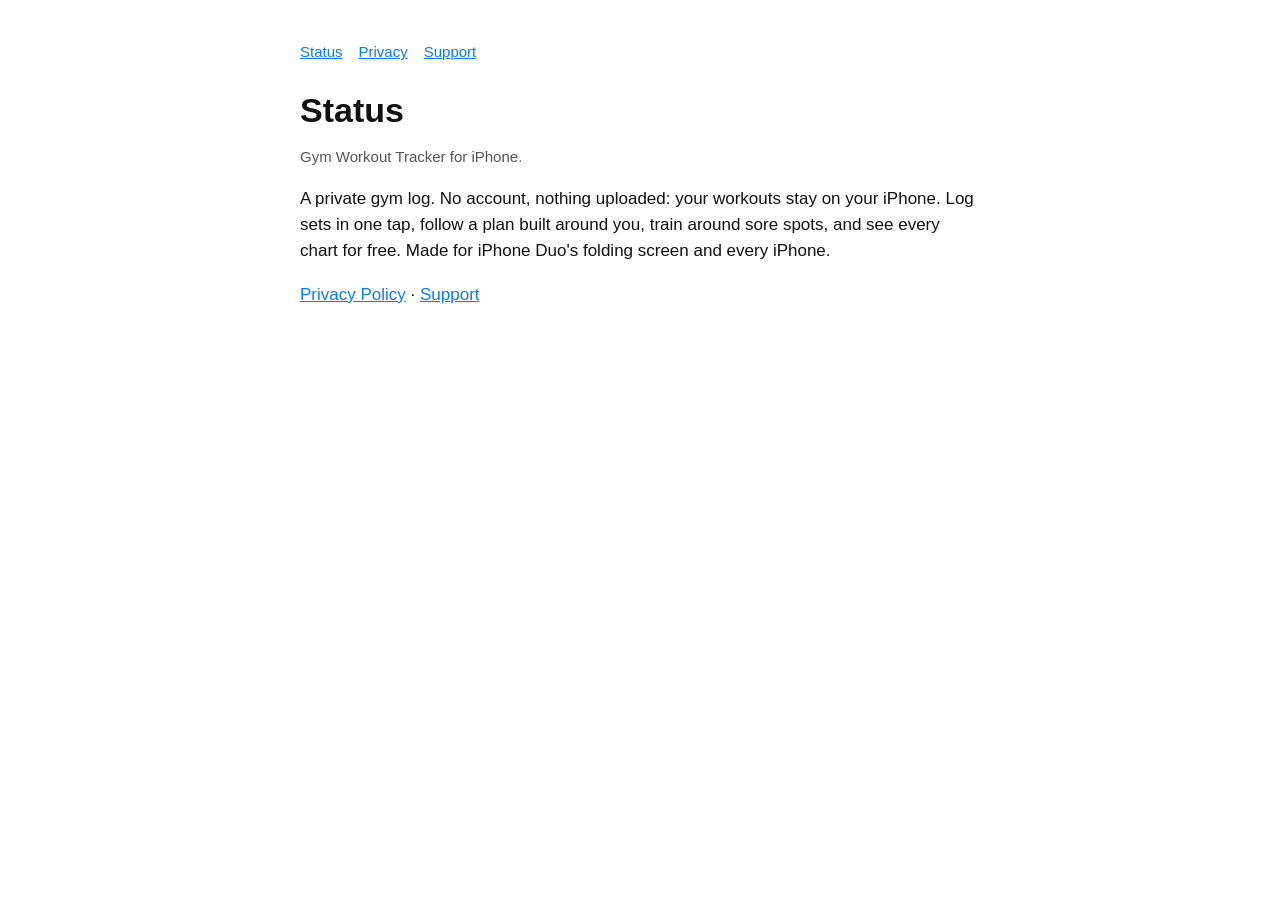
<file: index.html>
<!doctype html>
<html lang="en"><head><meta charset="utf-8"><meta name="viewport" content="width=device-width,initial-scale=1">
<title>Status: Gym Workout Tracker</title><link rel="stylesheet" href="style.css"></head>
<body><main>
<nav><a href="index.html">Status</a><a href="privacy.html">Privacy</a><a href="support.html">Support</a></nav>
<h1>Status</h1>
<p class="mut">Gym Workout Tracker for iPhone.</p>
<p>A private gym log. No account, nothing uploaded: your workouts stay on your iPhone. Log sets in one tap, follow a plan built around you, train around sore spots, and see every chart for free. Made for iPhone Duo's folding screen and every iPhone.</p>
<p><a href="privacy.html">Privacy Policy</a> · <a href="support.html">Support</a></p>
</main></body></html>
</file>
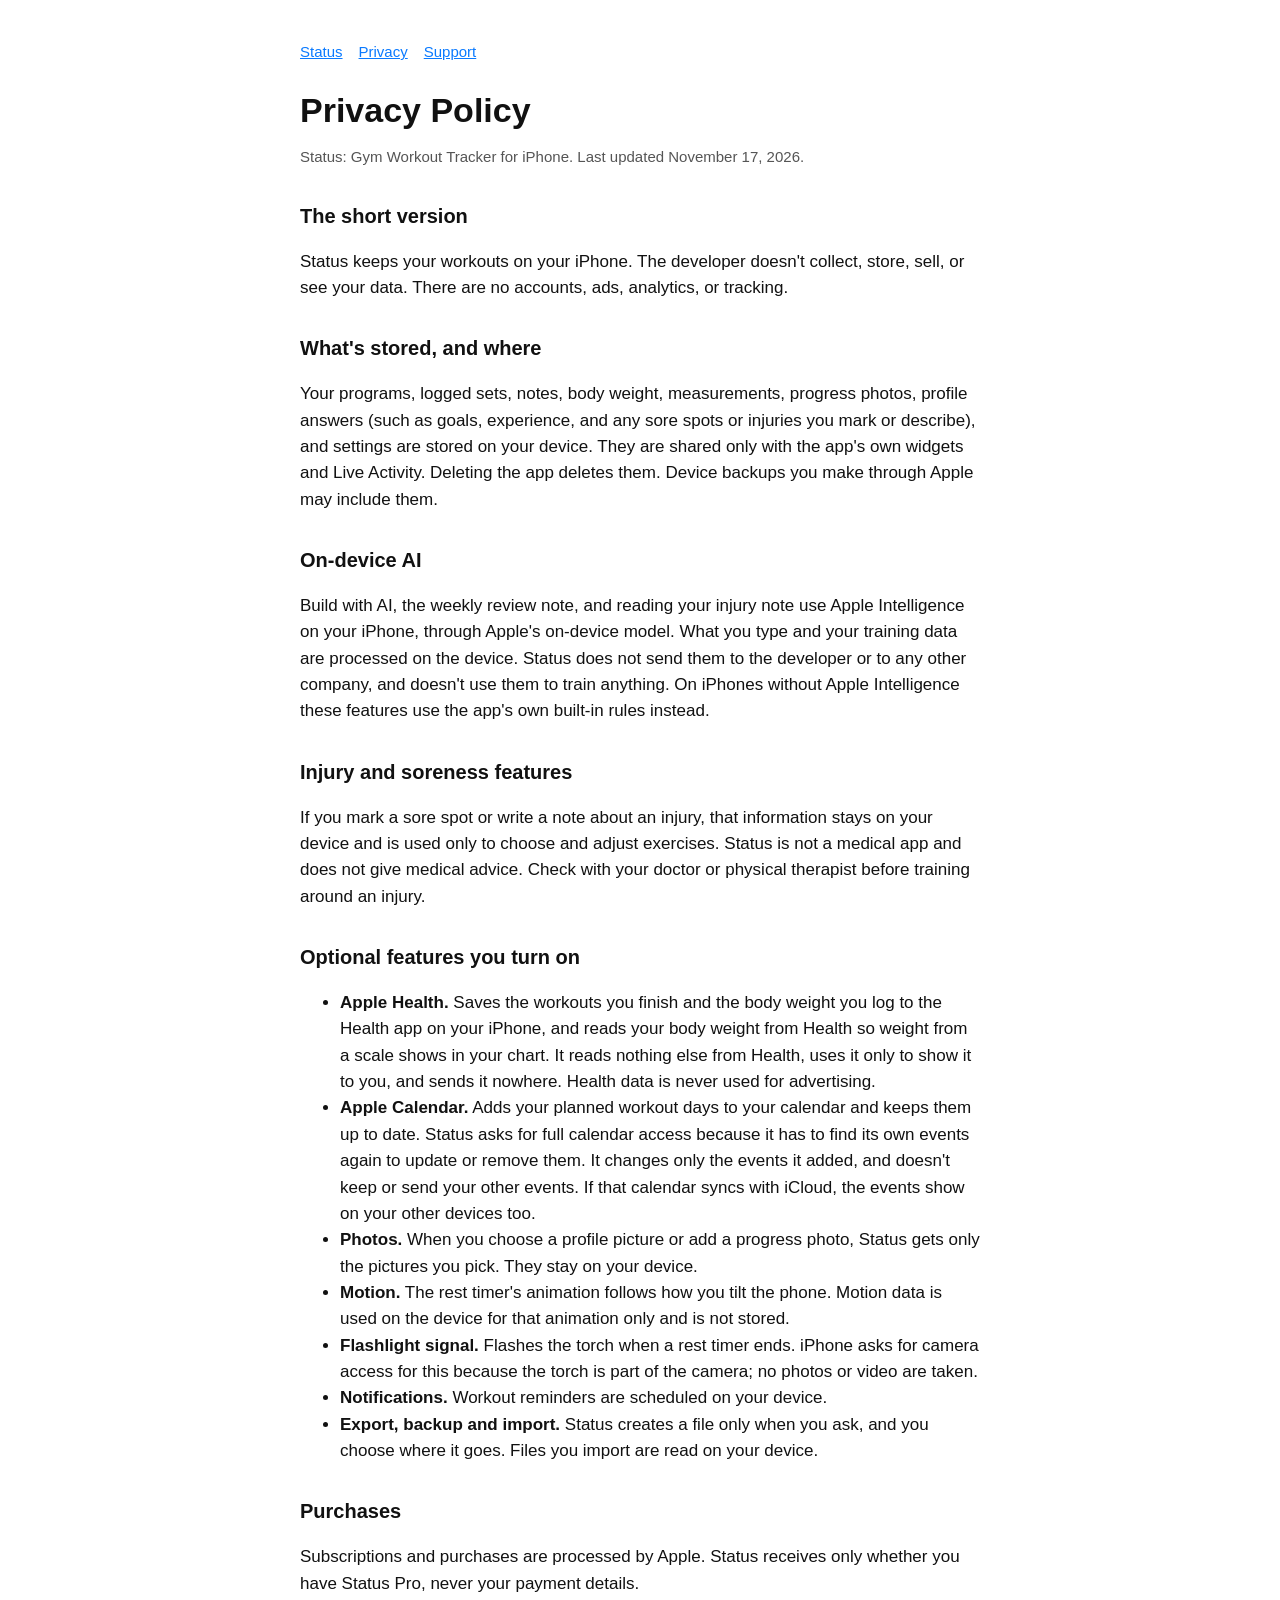
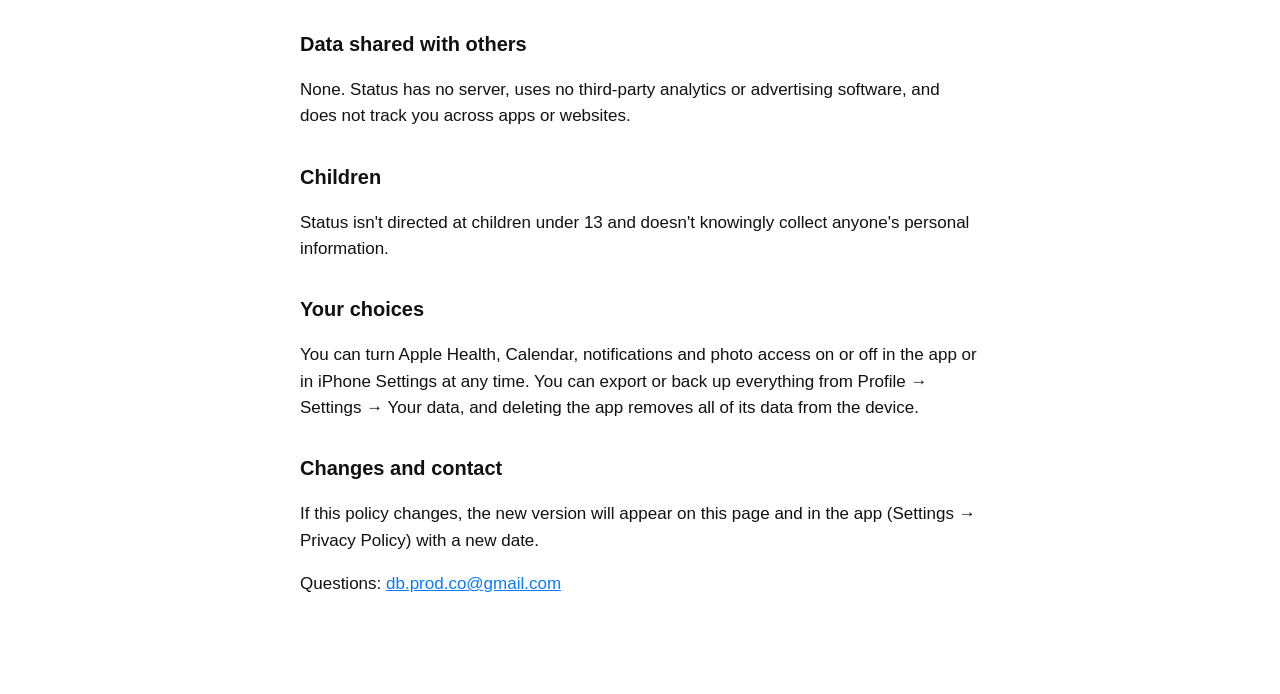
<file: privacy.html>
<!doctype html>
<html lang="en"><head><meta charset="utf-8"><meta name="viewport" content="width=device-width,initial-scale=1">
<title>Status: Privacy Policy</title><link rel="stylesheet" href="style.css"></head>
<body><main>
<nav><a href="index.html">Status</a><a href="privacy.html">Privacy</a><a href="support.html">Support</a></nav>
<h1>Privacy Policy</h1>
<p class="mut">Status: Gym Workout Tracker for iPhone. Last updated November 17, 2026.</p>

<h2>The short version</h2>
<p>Status keeps your workouts on your iPhone. The developer doesn't collect, store, sell, or see your data. There are no accounts, ads, analytics, or tracking.</p>

<h2>What's stored, and where</h2>
<p>Your programs, logged sets, notes, body weight, measurements, progress photos, profile answers (such as goals, experience, and any sore spots or injuries you mark or describe), and settings are stored on your device. They are shared only with the app's own widgets and Live Activity. Deleting the app deletes them. Device backups you make through Apple may include them.</p>

<h2>On-device AI</h2>
<p>Build with AI, the weekly review note, and reading your injury note use Apple Intelligence on your iPhone, through Apple's on-device model. What you type and your training data are processed on the device. Status does not send them to the developer or to any other company, and doesn't use them to train anything. On iPhones without Apple Intelligence these features use the app's own built-in rules instead.</p>

<h2>Injury and soreness features</h2>
<p>If you mark a sore spot or write a note about an injury, that information stays on your device and is used only to choose and adjust exercises. Status is not a medical app and does not give medical advice. Check with your doctor or physical therapist before training around an injury.</p>

<h2>Optional features you turn on</h2>
<ul>
<li><strong>Apple Health.</strong> Saves the workouts you finish and the body weight you log to the Health app on your iPhone, and reads your body weight from Health so weight from a scale shows in your chart. It reads nothing else from Health, uses it only to show it to you, and sends it nowhere. Health data is never used for advertising.</li>
<li><strong>Apple Calendar.</strong> Adds your planned workout days to your calendar and keeps them up to date. Status asks for full calendar access because it has to find its own events again to update or remove them. It changes only the events it added, and doesn't keep or send your other events. If that calendar syncs with iCloud, the events show on your other devices too.</li>
<li><strong>Photos.</strong> When you choose a profile picture or add a progress photo, Status gets only the pictures you pick. They stay on your device.</li>
<li><strong>Motion.</strong> The rest timer's animation follows how you tilt the phone. Motion data is used on the device for that animation only and is not stored.</li>
<li><strong>Flashlight signal.</strong> Flashes the torch when a rest timer ends. iPhone asks for camera access for this because the torch is part of the camera; no photos or video are taken.</li>
<li><strong>Notifications.</strong> Workout reminders are scheduled on your device.</li>
<li><strong>Export, backup and import.</strong> Status creates a file only when you ask, and you choose where it goes. Files you import are read on your device.</li>
</ul>

<h2>Purchases</h2>
<p>Subscriptions and purchases are processed by Apple. Status receives only whether you have Status Pro, never your payment details.</p>

<h2>Data shared with others</h2>
<p>None. Status has no server, uses no third-party analytics or advertising software, and does not track you across apps or websites.</p>

<h2>Children</h2>
<p>Status isn't directed at children under 13 and doesn't knowingly collect anyone's personal information.</p>

<h2>Your choices</h2>
<p>You can turn Apple Health, Calendar, notifications and photo access on or off in the app or in iPhone Settings at any time. You can export or back up everything from Profile → Settings → Your data, and deleting the app removes all of its data from the device.</p>

<h2>Changes and contact</h2>
<p>If this policy changes, the new version will appear on this page and in the app (Settings → Privacy Policy) with a new date.</p>
<p>Questions: <a href="mailto:db.prod.co@gmail.com">db.prod.co@gmail.com</a></p>
</main></body></html>
</file>
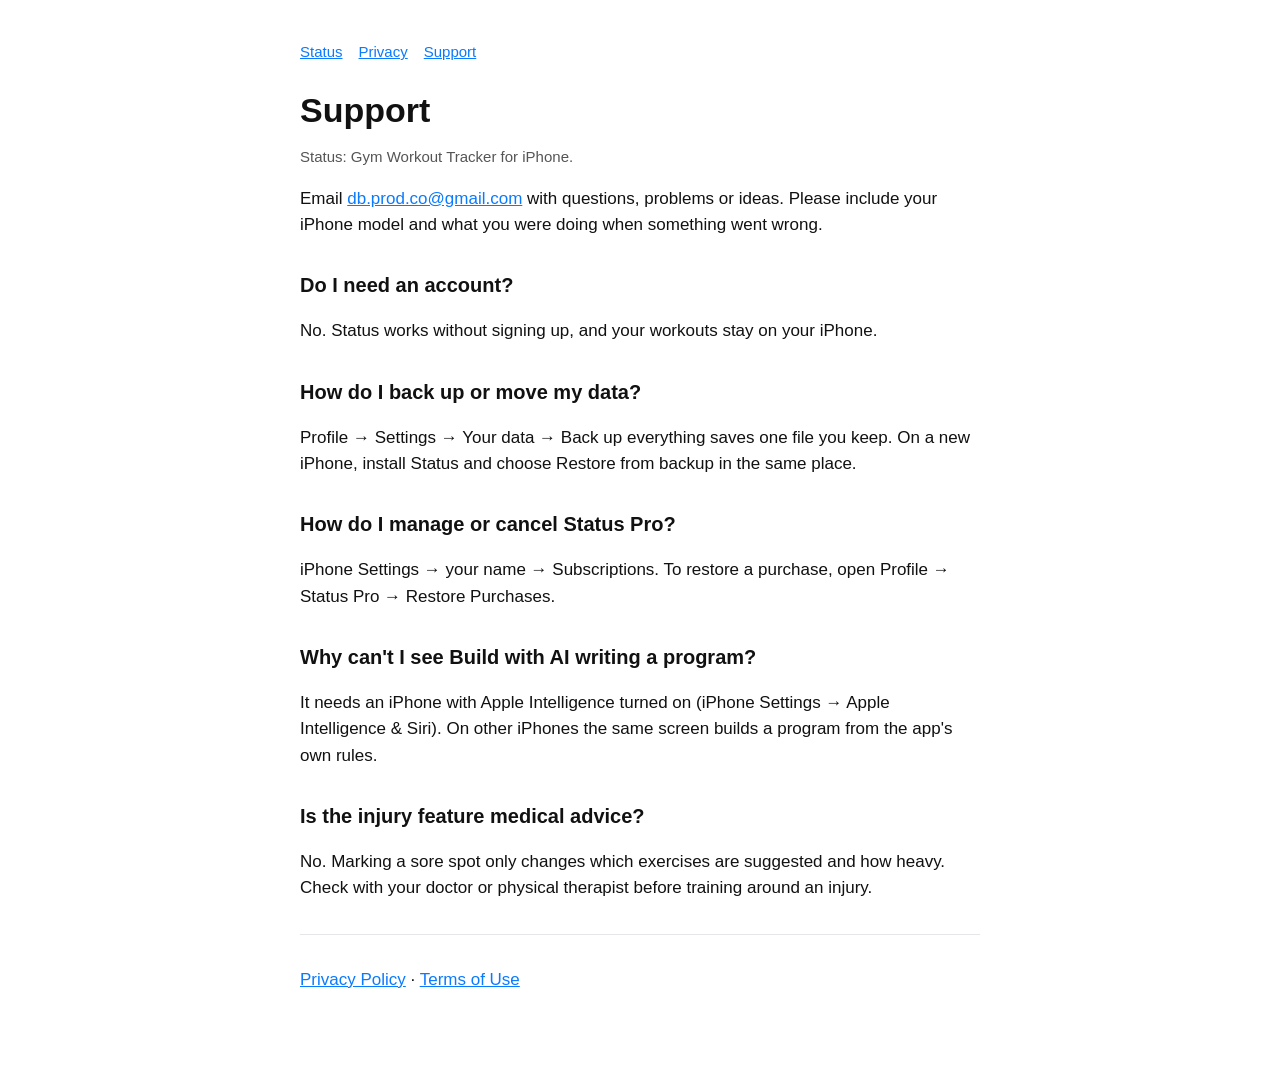
<file: support.html>
<!doctype html>
<html lang="en"><head><meta charset="utf-8"><meta name="viewport" content="width=device-width,initial-scale=1">
<title>Status: Support</title><link rel="stylesheet" href="style.css"></head>
<body><main>
<nav><a href="index.html">Status</a><a href="privacy.html">Privacy</a><a href="support.html">Support</a></nav>
<h1>Support</h1>
<p class="mut">Status: Gym Workout Tracker for iPhone.</p>
<p>Email <a href="mailto:db.prod.co@gmail.com">db.prod.co@gmail.com</a> with questions, problems or ideas. Please include your iPhone model and what you were doing when something went wrong.</p>

<h2>Do I need an account?</h2>
<p>No. Status works without signing up, and your workouts stay on your iPhone.</p>
<h2>How do I back up or move my data?</h2>
<p>Profile → Settings → Your data → Back up everything saves one file you keep. On a new iPhone, install Status and choose Restore from backup in the same place.</p>
<h2>How do I manage or cancel Status Pro?</h2>
<p>iPhone Settings → your name → Subscriptions. To restore a purchase, open Profile → Status Pro → Restore Purchases.</p>
<h2>Why can't I see Build with AI writing a program?</h2>
<p>It needs an iPhone with Apple Intelligence turned on (iPhone Settings → Apple Intelligence &amp; Siri). On other iPhones the same screen builds a program from the app's own rules.</p>
<h2>Is the injury feature medical advice?</h2>
<p>No. Marking a sore spot only changes which exercises are suggested and how heavy. Check with your doctor or physical therapist before training around an injury.</p>
<hr>
<p><a href="privacy.html">Privacy Policy</a> · <a href="https://www.apple.com/legal/internet-services/itunes/dev/stdeula/">Terms of Use</a></p>
</main></body></html>
</file>
<file: style.css>
:root{--bg:#fff;--fg:#111;--mut:#555;--line:#e5e5ea;--acc:#0a7aff}
@media (prefers-color-scheme:dark){:root{--bg:#000;--fg:#f2f2f7;--mut:#a1a1a6;--line:#2c2c2e;--acc:#409cff}}
*{box-sizing:border-box}body{margin:0;background:var(--bg);color:var(--fg);font:17px/1.55 -apple-system,BlinkMacSystemFont,"Segoe UI",Roboto,Helvetica,Arial,sans-serif}
main{max-width:720px;margin:0 auto;padding:40px 20px 80px}
h1{font-size:34px;line-height:1.15;margin:0 0 6px}h2{font-size:20px;margin:32px 0 6px}
p,li{color:var(--fg)}.mut{color:var(--mut);font-size:15px}a{color:var(--acc)}
nav{font-size:15px;margin-bottom:28px}nav a{margin-right:16px}
hr{border:0;border-top:1px solid var(--line);margin:32px 0}
</file>
